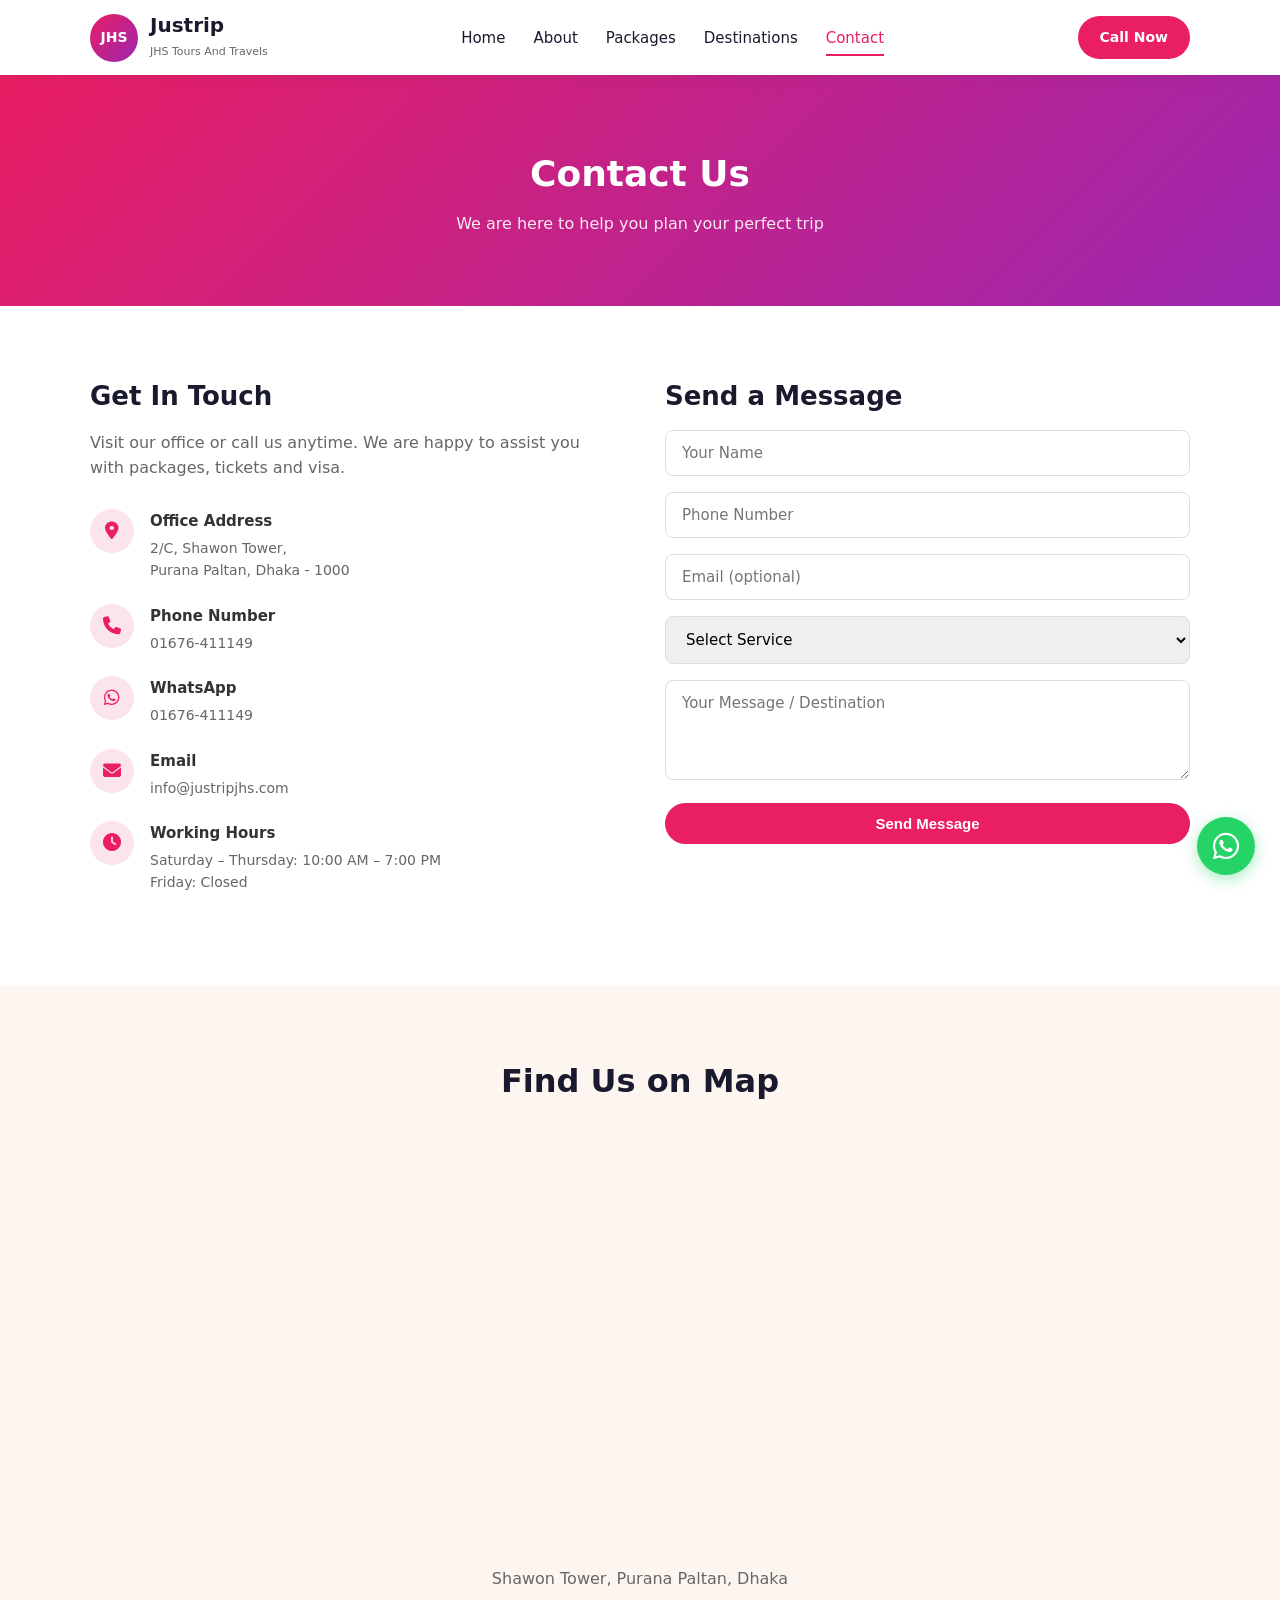
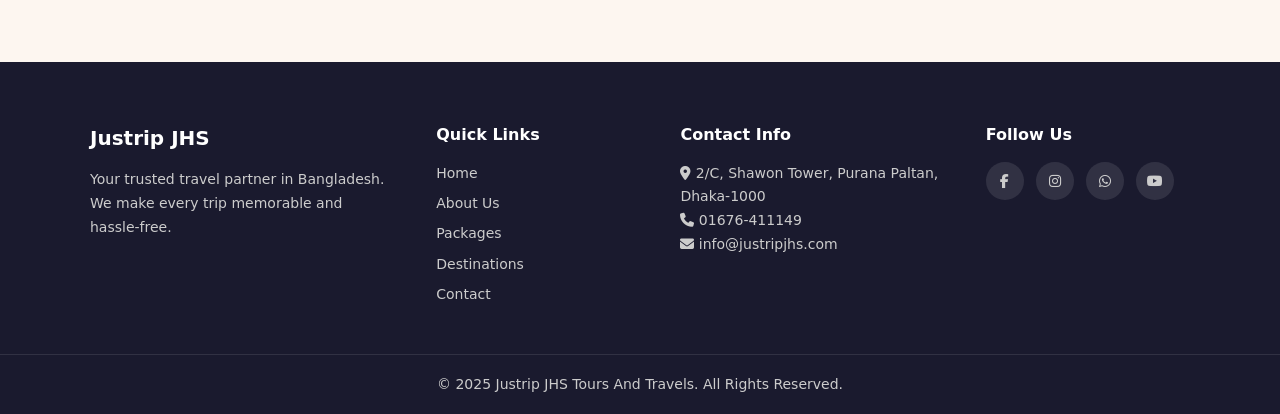
<file: contact.html>
<!DOCTYPE html>
<html lang="bn">
<head>
  <meta charset="UTF-8">
  <meta name="viewport" content="width=device-width, initial-scale=1.0">
  <title>Contact Us | Justrip JHS Tours And Travels</title>
  <link rel="stylesheet" href="style.css">
  <link rel="stylesheet" href="https://cdnjs.cloudflare.com/ajax/libs/font-awesome/6.5.1/css/all.min.css">
</head>
<body>
  <header class="header">
    <div class="container header-inner">
      <a href="index.html" class="logo">
        <div class="logo-icon">JHS</div>
        <div class="logo-text">
          <span class="brand">Justrip</span>
          <small>JHS Tours And Travels</small>
        </div>
      </a>
      <nav class="nav" id="nav">
        <a href="index.html">Home</a>
        <a href="about.html">About</a>
        <a href="packages.html">Packages</a>
        <a href="destinations.html">Destinations</a>
        <a href="contact.html" class="active">Contact</a>
      </nav>
      <a href="tel:01676411149" class="btn btn-pink header-btn">Call Now</a>
      <button class="menu-toggle" id="menuToggle" aria-label="Menu">
        <i class="fas fa-bars"></i>
      </button>
    </div>
  </header>

  <section class="page-hero">
    <div class="container">
      <h1>Contact Us</h1>
      <p>We are here to help you plan your perfect trip</p>
    </div>
  </section>

  <section class="section">
    <div class="container contact-grid">
      <div class="contact-info">
        <h2>Get In Touch</h2>
        <p>Visit our office or call us anytime. We are happy to assist you with packages, tickets and visa.</p>

        <div class="info-item">
          <i class="fas fa-map-marker-alt"></i>
          <div>
            <h4>Office Address</h4>
            <p>2/C, Shawon Tower,<br>Purana Paltan, Dhaka - 1000</p>
          </div>
        </div>

        <div class="info-item">
          <i class="fas fa-phone"></i>
          <div>
            <h4>Phone Number</h4>
            <p><a href="tel:01676411149">01676-411149</a></p>
          </div>
        </div>

        <div class="info-item">
          <i class="fab fa-whatsapp"></i>
          <div>
            <h4>WhatsApp</h4>
            <p><a href="https://wa.me/8801676411149" target="_blank">01676-411149</a></p>
          </div>
        </div>

        <div class="info-item">
          <i class="fas fa-envelope"></i>
          <div>
            <h4>Email</h4>
            <p>info@justripjhs.com</p>
          </div>
        </div>

        <div class="info-item">
          <i class="fas fa-clock"></i>
          <div>
            <h4>Working Hours</h4>
            <p>Saturday – Thursday: 10:00 AM – 7:00 PM<br>Friday: Closed</p>
          </div>
        </div>
      </div>

      <div class="contact-form-wrap">
        <h2>Send a Message</h2>
        <form class="contact-form" onsubmit="event.preventDefault(); alert('Thank you! We will contact you soon. Please also call or WhatsApp us at 01676-411149');">
          <div class="form-group">
            <input type="text" placeholder="Your Name" required>
          </div>
          <div class="form-group">
            <input type="tel" placeholder="Phone Number" required>
          </div>
          <div class="form-group">
            <input type="email" placeholder="Email (optional)">
          </div>
          <div class="form-group">
            <select required>
              <option value="">Select Service</option>
              <option>Tour Package</option>
              <option>Air Ticketing</option>
              <option>Visa Assistance</option>
              <option>Hotel Booking</option>
              <option>Other</option>
            </select>
          </div>
          <div class="form-group">
            <textarea rows="4" placeholder="Your Message / Destination"></textarea>
          </div>
          <button type="submit" class="btn btn-pink" style="width:100%">Send Message</button>
        </form>
      </div>
    </div>
  </section>

  <section class="section bg-light">
    <div class="container">
      <h2 class="section-title">Find Us on Map</h2>
      <div class="map-wrap">
        <iframe 
          src="https://www.google.com/maps/embed?pb=!1m18!1m12!1m3!1d3652.3973899999997!2d90.4125!3d23.7333!2m3!1f0!2f0!3f0!3m2!1i1024!2i768!4f13.1!3m3!1m2!1s0x0%3A0x0!2zMjPCsDQ0JzAwLjAiTiA5MMKwMjQnNDUuMCJF!5e0!3m2!1sen!2sbd!4v1600000000000!5m2!1sen!2sbd" 
          width="100%" 
          height="400" 
          style="border:0; border-radius:12px;" 
          allowfullscreen="" 
          loading="lazy">
        </iframe>
        <p style="text-align:center; margin-top:12px; color:#666;">Shawon Tower, Purana Paltan, Dhaka</p>
      </div>
    </div>
  </section>

  <footer class="footer">
    <div class="container footer-grid">
      <div class="footer-col">
        <h3>Justrip JHS</h3>
        <p>Your trusted travel partner in Bangladesh. We make every trip memorable and hassle-free.</p>
      </div>
      <div class="footer-col">
        <h4>Quick Links</h4>
        <a href="index.html">Home</a>
        <a href="about.html">About Us</a>
        <a href="packages.html">Packages</a>
        <a href="destinations.html">Destinations</a>
        <a href="contact.html">Contact</a>
      </div>
      <div class="footer-col">
        <h4>Contact Info</h4>
        <p><i class="fas fa-map-marker-alt"></i> 2/C, Shawon Tower, Purana Paltan, Dhaka-1000</p>
        <p><i class="fas fa-phone"></i> 01676-411149</p>
        <p><i class="fas fa-envelope"></i> info@justripjhs.com</p>
      </div>
      <div class="footer-col">
        <h4>Follow Us</h4>
        <div class="social">
          <a href="#"><i class="fab fa-facebook-f"></i></a>
          <a href="#"><i class="fab fa-instagram"></i></a>
          <a href="#"><i class="fab fa-whatsapp"></i></a>
          <a href="#"><i class="fab fa-youtube"></i></a>
        </div>
      </div>
    </div>
    <div class="footer-bottom">
      <p>© 2025 Justrip JHS Tours And Travels. All Rights Reserved.</p>
    </div>
  </footer>

  <a href="https://wa.me/8801676411149" class="whatsapp-float" target="_blank"><i class="fab fa-whatsapp"></i></a>
  <script src="script.js"></script>
</body>
</html>
</file>
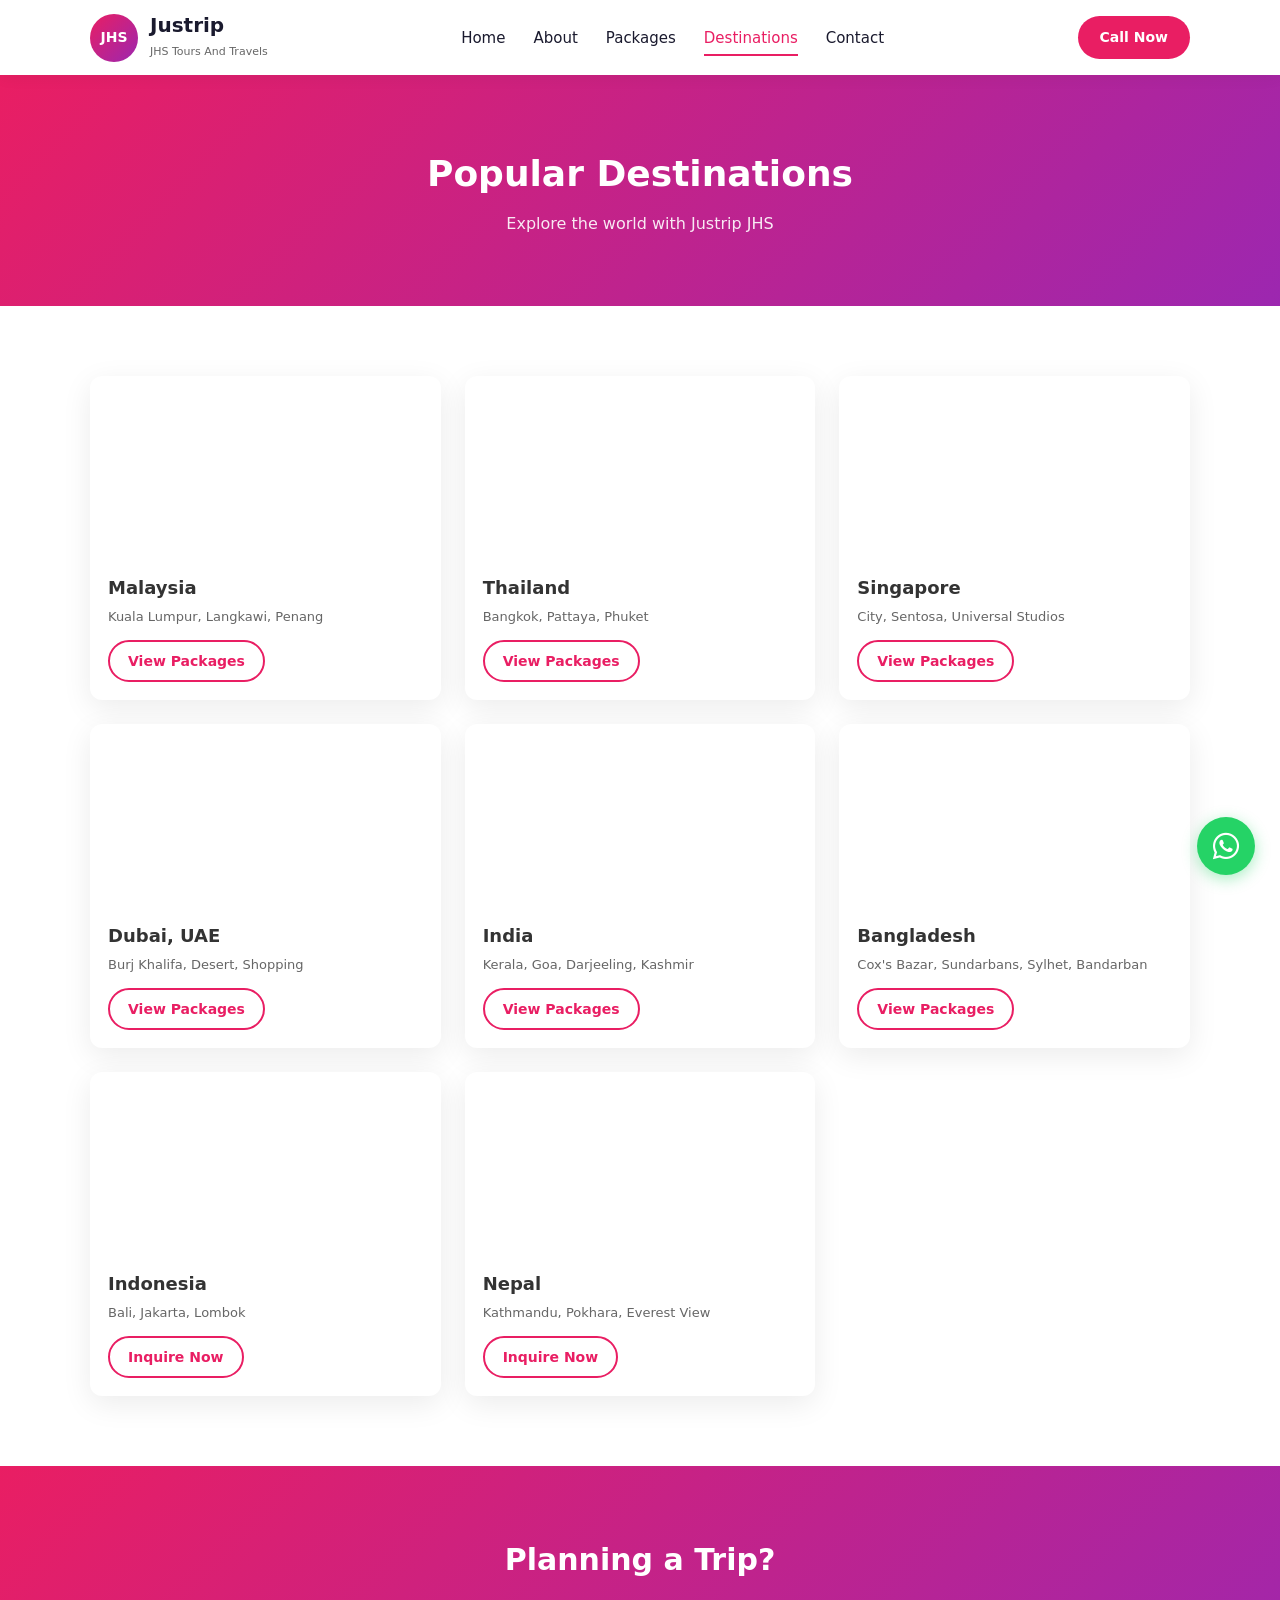
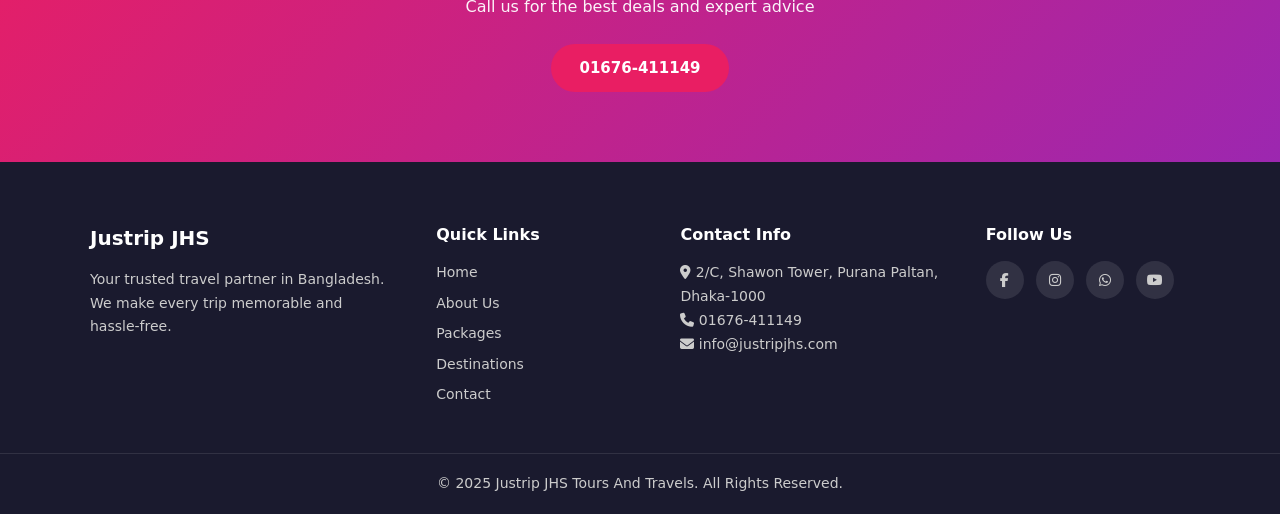
<file: destinations.html>
<!DOCTYPE html>
<html lang="bn">
<head>
  <meta charset="UTF-8">
  <meta name="viewport" content="width=device-width, initial-scale=1.0">
  <title>Destinations | Justrip JHS Tours And Travels</title>
  <link rel="stylesheet" href="style.css">
  <link rel="stylesheet" href="https://cdnjs.cloudflare.com/ajax/libs/font-awesome/6.5.1/css/all.min.css">
</head>
<body>
  <header class="header">
    <div class="container header-inner">
      <a href="index.html" class="logo">
        <div class="logo-icon">JHS</div>
        <div class="logo-text">
          <span class="brand">Justrip</span>
          <small>JHS Tours And Travels</small>
        </div>
      </a>
      <nav class="nav" id="nav">
        <a href="index.html">Home</a>
        <a href="about.html">About</a>
        <a href="packages.html">Packages</a>
        <a href="destinations.html" class="active">Destinations</a>
        <a href="contact.html">Contact</a>
      </nav>
      <a href="tel:01676411149" class="btn btn-pink header-btn">Call Now</a>
      <button class="menu-toggle" id="menuToggle" aria-label="Menu">
        <i class="fas fa-bars"></i>
      </button>
    </div>
  </header>

  <section class="page-hero">
    <div class="container">
      <h1>Popular Destinations</h1>
      <p>Explore the world with Justrip JHS</p>
    </div>
  </section>

  <section class="section">
    <div class="container">
      <div class="dest-grid">
        <div class="dest-card">
          <div class="dest-img" style="background-image:url('https://images.unsplash.com/photo-1596422846543-75c6fc210710?w=700')"></div>
          <div class="dest-info">
            <h3>Malaysia</h3>
            <p>Kuala Lumpur, Langkawi, Penang</p>
            <a href="packages.html" class="btn btn-outline btn-sm">View Packages</a>
          </div>
        </div>
        <div class="dest-card">
          <div class="dest-img" style="background-image:url('https://images.unsplash.com/photo-1552465011-b4e21bf6e79a?w=700')"></div>
          <div class="dest-info">
            <h3>Thailand</h3>
            <p>Bangkok, Pattaya, Phuket</p>
            <a href="packages.html" class="btn btn-outline btn-sm">View Packages</a>
          </div>
        </div>
        <div class="dest-card">
          <div class="dest-img" style="background-image:url('https://images.unsplash.com/photo-1525625293386-3f8f99389edd?w=700')"></div>
          <div class="dest-info">
            <h3>Singapore</h3>
            <p>City, Sentosa, Universal Studios</p>
            <a href="packages.html" class="btn btn-outline btn-sm">View Packages</a>
          </div>
        </div>
        <div class="dest-card">
          <div class="dest-img" style="background-image:url('https://images.unsplash.com/photo-1512453979798-5ea266f8880c?w=700')"></div>
          <div class="dest-info">
            <h3>Dubai, UAE</h3>
            <p>Burj Khalifa, Desert, Shopping</p>
            <a href="packages.html" class="btn btn-outline btn-sm">View Packages</a>
          </div>
        </div>
        <div class="dest-card">
          <div class="dest-img" style="background-image:url('https://images.unsplash.com/photo-1602216056096-3b40cc0c9944?w=700')"></div>
          <div class="dest-info">
            <h3>India</h3>
            <p>Kerala, Goa, Darjeeling, Kashmir</p>
            <a href="packages.html" class="btn btn-outline btn-sm">View Packages</a>
          </div>
        </div>
        <div class="dest-card">
          <div class="dest-img" style="background-image:url('https://images.unsplash.com/photo-1544551763-46a013bb70d5?w=700')"></div>
          <div class="dest-info">
            <h3>Bangladesh</h3>
            <p>Cox's Bazar, Sundarbans, Sylhet, Bandarban</p>
            <a href="packages.html" class="btn btn-outline btn-sm">View Packages</a>
          </div>
        </div>
        <div class="dest-card">
          <div class="dest-img" style="background-image:url('https://images.unsplash.com/photo-1528181304800-259b08848526?w=700')"></div>
          <div class="dest-info">
            <h3>Indonesia</h3>
            <p>Bali, Jakarta, Lombok</p>
            <a href="contact.html" class="btn btn-outline btn-sm">Inquire Now</a>
          </div>
        </div>
        <div class="dest-card">
          <div class="dest-img" style="background-image:url('https://images.unsplash.com/photo-1493976040374-85c8e12f0c0e?w=700')"></div>
          <div class="dest-info">
            <h3>Nepal</h3>
            <p>Kathmandu, Pokhara, Everest View</p>
            <a href="contact.html" class="btn btn-outline btn-sm">Inquire Now</a>
          </div>
        </div>
      </div>
    </div>
  </section>

  <section class="section cta">
    <div class="container">
      <h2>Planning a Trip?</h2>
      <p>Call us for the best deals and expert advice</p>
      <a href="tel:01676411149" class="btn btn-pink">01676-411149</a>
    </div>
  </section>

  <footer class="footer">
    <div class="container footer-grid">
      <div class="footer-col">
        <h3>Justrip JHS</h3>
        <p>Your trusted travel partner in Bangladesh. We make every trip memorable and hassle-free.</p>
      </div>
      <div class="footer-col">
        <h4>Quick Links</h4>
        <a href="index.html">Home</a>
        <a href="about.html">About Us</a>
        <a href="packages.html">Packages</a>
        <a href="destinations.html">Destinations</a>
        <a href="contact.html">Contact</a>
      </div>
      <div class="footer-col">
        <h4>Contact Info</h4>
        <p><i class="fas fa-map-marker-alt"></i> 2/C, Shawon Tower, Purana Paltan, Dhaka-1000</p>
        <p><i class="fas fa-phone"></i> 01676-411149</p>
        <p><i class="fas fa-envelope"></i> info@justripjhs.com</p>
      </div>
      <div class="footer-col">
        <h4>Follow Us</h4>
        <div class="social">
          <a href="#"><i class="fab fa-facebook-f"></i></a>
          <a href="#"><i class="fab fa-instagram"></i></a>
          <a href="#"><i class="fab fa-whatsapp"></i></a>
          <a href="#"><i class="fab fa-youtube"></i></a>
        </div>
      </div>
    </div>
    <div class="footer-bottom">
      <p>© 2025 Justrip JHS Tours And Travels. All Rights Reserved.</p>
    </div>
  </footer>

  <a href="https://wa.me/8801676411149" class="whatsapp-float" target="_blank"><i class="fab fa-whatsapp"></i></a>
  <script src="script.js"></script>
</body>
</html>
</file>
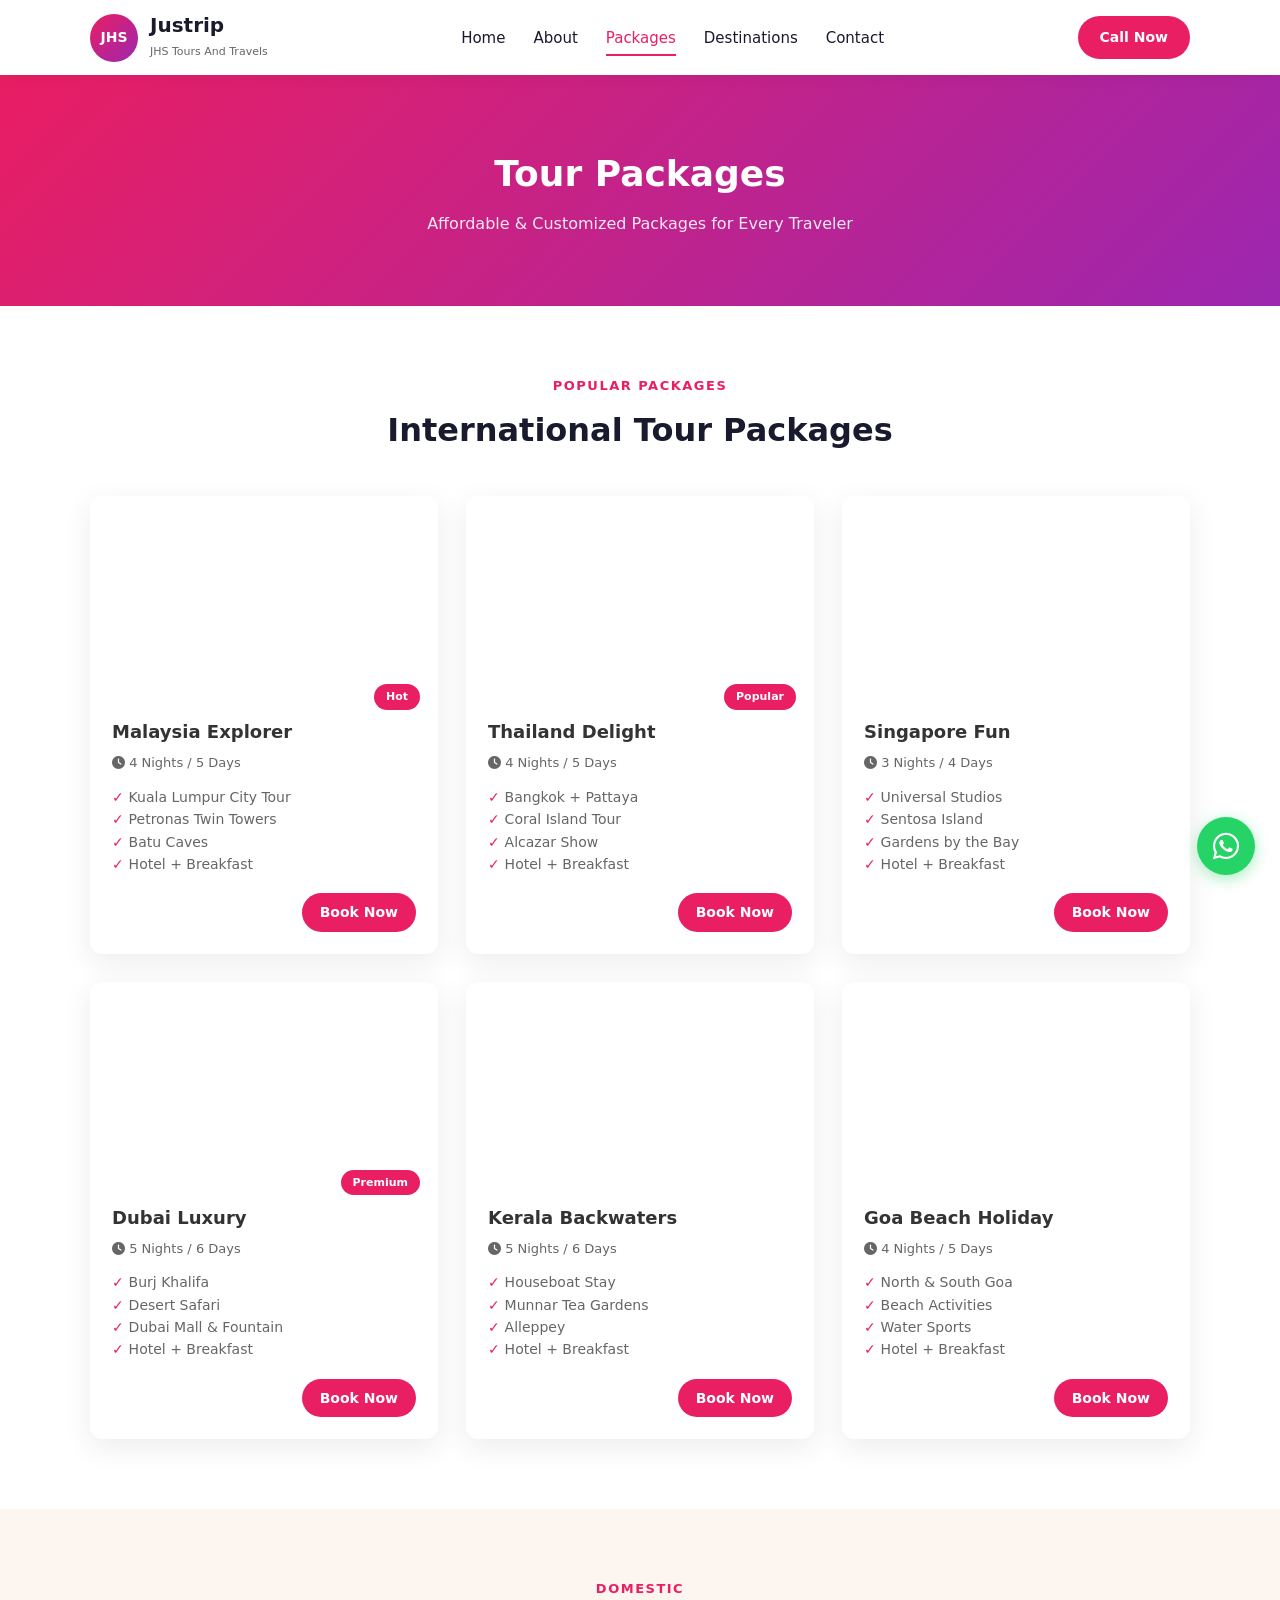
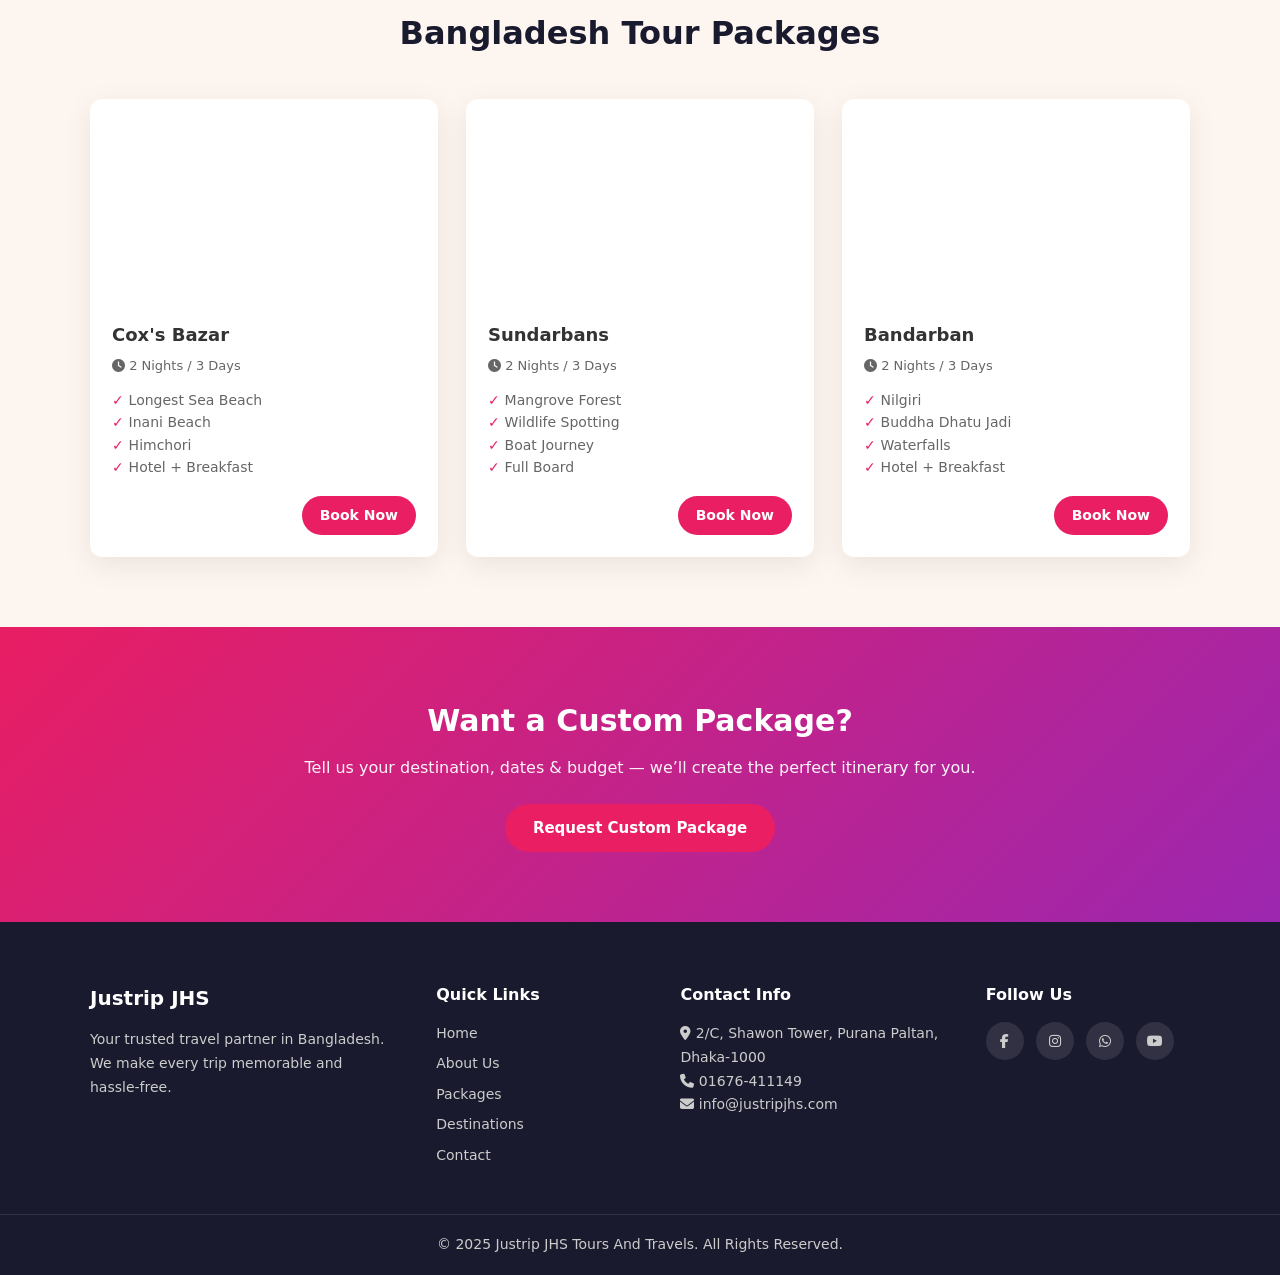
<file: packages.html>
<!DOCTYPE html>
<html lang="bn">
<head>
  <meta charset="UTF-8">
  <meta name="viewport" content="width=device-width, initial-scale=1.0">
  <title>Tour Packages | Justrip JHS Tours And Travels</title>
  <link rel="stylesheet" href="style.css">
  <link rel="stylesheet" href="https://cdnjs.cloudflare.com/ajax/libs/font-awesome/6.5.1/css/all.min.css">
</head>
<body>
  <header class="header">
    <div class="container header-inner">
      <a href="index.html" class="logo">
        <div class="logo-icon">JHS</div>
        <div class="logo-text">
          <span class="brand">Justrip</span>
          <small>JHS Tours And Travels</small>
        </div>
      </a>
      <nav class="nav" id="nav">
        <a href="index.html">Home</a>
        <a href="about.html">About</a>
        <a href="packages.html" class="active">Packages</a>
        <a href="destinations.html">Destinations</a>
        <a href="contact.html">Contact</a>
      </nav>
      <a href="tel:01676411149" class="btn btn-pink header-btn">Call Now</a>
      <button class="menu-toggle" id="menuToggle" aria-label="Menu">
        <i class="fas fa-bars"></i>
      </button>
    </div>
  </header>

  <section class="page-hero">
    <div class="container">
      <h1>Tour Packages</h1>
      <p>Affordable & Customized Packages for Every Traveler</p>
    </div>
  </section>

  <section class="section">
    <div class="container">
      <p class="section-label">POPULAR PACKAGES</p>
      <h2 class="section-title">International Tour Packages</h2>
      <div class="packages-grid">
        <div class="package-card">
          <div class="package-img" style="background-image:url('https://images.unsplash.com/photo-1596422846543-75c6fc210710?w=600')"></div>
          <div class="package-body">
            <span class="badge">Hot</span>
            <h3>Malaysia Explorer</h3>
            <p class="duration"><i class="fas fa-clock"></i> 4 Nights / 5 Days</p>
            <ul>
              <li>Kuala Lumpur City Tour</li>
              <li>Petronas Twin Towers</li>
              <li>Batu Caves</li>
              <li>Hotel + Breakfast</li>
            </ul>
            <div class="package-footer">
              <a href="contact.html" class="btn btn-pink btn-sm">Book Now</a>
            </div>
          </div>
        </div>

        <div class="package-card">
          <div class="package-img" style="background-image:url('https://images.unsplash.com/photo-1552465011-b4e21bf6e79a?w=600')"></div>
          <div class="package-body">
            <span class="badge">Popular</span>
            <h3>Thailand Delight</h3>
            <p class="duration"><i class="fas fa-clock"></i> 4 Nights / 5 Days</p>
            <ul>
              <li>Bangkok + Pattaya</li>
              <li>Coral Island Tour</li>
              <li>Alcazar Show</li>
              <li>Hotel + Breakfast</li>
            </ul>
            <div class="package-footer">
              <a href="contact.html" class="btn btn-pink btn-sm">Book Now</a>
            </div>
          </div>
        </div>

        <div class="package-card">
          <div class="package-img" style="background-image:url('https://images.unsplash.com/photo-1525625293386-3f8f99389edd?w=600')"></div>
          <div class="package-body">
            <h3>Singapore Fun</h3>
            <p class="duration"><i class="fas fa-clock"></i> 3 Nights / 4 Days</p>
            <ul>
              <li>Universal Studios</li>
              <li>Sentosa Island</li>
              <li>Gardens by the Bay</li>
              <li>Hotel + Breakfast</li>
            </ul>
            <div class="package-footer">
              <a href="contact.html" class="btn btn-pink btn-sm">Book Now</a>
            </div>
          </div>
        </div>

        <div class="package-card">
          <div class="package-img" style="background-image:url('https://images.unsplash.com/photo-1512453979798-5ea266f8880c?w=600')"></div>
          <div class="package-body">
            <span class="badge">Premium</span>
            <h3>Dubai Luxury</h3>
            <p class="duration"><i class="fas fa-clock"></i> 5 Nights / 6 Days</p>
            <ul>
              <li>Burj Khalifa</li>
              <li>Desert Safari</li>
              <li>Dubai Mall & Fountain</li>
              <li>Hotel + Breakfast</li>
            </ul>
            <div class="package-footer">
              <a href="contact.html" class="btn btn-pink btn-sm">Book Now</a>
            </div>
          </div>
        </div>

        <div class="package-card">
          <div class="package-img" style="background-image:url('https://images.unsplash.com/photo-1602216056096-3b40cc0c9944?w=600')"></div>
          <div class="package-body">
            <h3>Kerala Backwaters</h3>
            <p class="duration"><i class="fas fa-clock"></i> 5 Nights / 6 Days</p>
            <ul>
              <li>Houseboat Stay</li>
              <li>Munnar Tea Gardens</li>
              <li>Alleppey</li>
              <li>Hotel + Breakfast</li>
            </ul>
            <div class="package-footer">
              <a href="contact.html" class="btn btn-pink btn-sm">Book Now</a>
            </div>
          </div>
        </div>

        <div class="package-card">
          <div class="package-img" style="background-image:url('https://images.unsplash.com/photo-1582510008554-6a3838088c0f?w=600')"></div>
          <div class="package-body">
            <h3>Goa Beach Holiday</h3>
            <p class="duration"><i class="fas fa-clock"></i> 4 Nights / 5 Days</p>
            <ul>
              <li>North & South Goa</li>
              <li>Beach Activities</li>
              <li>Water Sports</li>
              <li>Hotel + Breakfast</li>
            </ul>
            <div class="package-footer">
              <a href="contact.html" class="btn btn-pink btn-sm">Book Now</a>
            </div>
          </div>
        </div>
      </div>
    </div>
  </section>

  <section class="section bg-light">
    <div class="container">
      <p class="section-label">DOMESTIC</p>
      <h2 class="section-title">Bangladesh Tour Packages</h2>
      <div class="packages-grid">
        <div class="package-card">
          <div class="package-img" style="background-image:url('https://images.unsplash.com/photo-1544551763-46a013bb70d5?w=600')"></div>
          <div class="package-body">
            <h3>Cox's Bazar</h3>
            <p class="duration"><i class="fas fa-clock"></i> 2 Nights / 3 Days</p>
            <ul>
              <li>Longest Sea Beach</li>
              <li>Inani Beach</li>
              <li>Himchori</li>
              <li>Hotel + Breakfast</li>
            </ul>
            <div class="package-footer">
              <a href="contact.html" class="btn btn-pink btn-sm">Book Now</a>
            </div>
          </div>
        </div>
        <div class="package-card">
          <div class="package-img" style="background-image:url('https://images.unsplash.com/photo-1506905925346-21bda4d32df4?w=600')"></div>
          <div class="package-body">
            <h3>Sundarbans</h3>
            <p class="duration"><i class="fas fa-clock"></i> 2 Nights / 3 Days</p>
            <ul>
              <li>Mangrove Forest</li>
              <li>Wildlife Spotting</li>
              <li>Boat Journey</li>
              <li>Full Board</li>
            </ul>
            <div class="package-footer">
              <a href="contact.html" class="btn btn-pink btn-sm">Book Now</a>
            </div>
          </div>
        </div>
        <div class="package-card">
          <div class="package-img" style="background-image:url('https://images.unsplash.com/photo-1464822759023-fed622ff2c3b?w=600')"></div>
          <div class="package-body">
            <h3>Bandarban</h3>
            <p class="duration"><i class="fas fa-clock"></i> 2 Nights / 3 Days</p>
            <ul>
              <li>Nilgiri</li>
              <li>Buddha Dhatu Jadi</li>
              <li>Waterfalls</li>
              <li>Hotel + Breakfast</li>
            </ul>
            <div class="package-footer">
              <a href="contact.html" class="btn btn-pink btn-sm">Book Now</a>
            </div>
          </div>
        </div>
      </div>
    </div>
  </section>

  <section class="section cta">
    <div class="container">
      <h2>Want a Custom Package?</h2>
      <p>Tell us your destination, dates & budget — we’ll create the perfect itinerary for you.</p>
      <a href="contact.html" class="btn btn-pink">Request Custom Package</a>
    </div>
  </section>

  <footer class="footer">
    <div class="container footer-grid">
      <div class="footer-col">
        <h3>Justrip JHS</h3>
        <p>Your trusted travel partner in Bangladesh. We make every trip memorable and hassle-free.</p>
      </div>
      <div class="footer-col">
        <h4>Quick Links</h4>
        <a href="index.html">Home</a>
        <a href="about.html">About Us</a>
        <a href="packages.html">Packages</a>
        <a href="destinations.html">Destinations</a>
        <a href="contact.html">Contact</a>
      </div>
      <div class="footer-col">
        <h4>Contact Info</h4>
        <p><i class="fas fa-map-marker-alt"></i> 2/C, Shawon Tower, Purana Paltan, Dhaka-1000</p>
        <p><i class="fas fa-phone"></i> 01676-411149</p>
        <p><i class="fas fa-envelope"></i> info@justripjhs.com</p>
      </div>
      <div class="footer-col">
        <h4>Follow Us</h4>
        <div class="social">
          <a href="#"><i class="fab fa-facebook-f"></i></a>
          <a href="#"><i class="fab fa-instagram"></i></a>
          <a href="#"><i class="fab fa-whatsapp"></i></a>
          <a href="#"><i class="fab fa-youtube"></i></a>
        </div>
      </div>
    </div>
    <div class="footer-bottom">
      <p>© 2025 Justrip JHS Tours And Travels. All Rights Reserved.</p>
    </div>
  </footer>

  <a href="https://wa.me/8801676411149" class="whatsapp-float" target="_blank"><i class="fab fa-whatsapp"></i></a>
  <script src="script.js"></script>
</body>
</html>
</file>
<file: style.css>
/* ===== Reset & Base ===== */
* {
  margin: 0;
  padding: 0;
  box-sizing: border-box;
}

:root {
  --pink: #e91e63;
  --pink-dark: #c2185b;
  --dark: #1a1a2e;
  --text: #333;
  --muted: #666;
  --light: #fdf6f0;
  --white: #ffffff;
  --radius: 12px;
  --shadow: 0 8px 30px rgba(0,0,0,0.08);
}

body {
  font-family: 'Segoe UI', system-ui, -apple-system, sans-serif;
  color: var(--text);
  line-height: 1.6;
  background: #fff;
}

a {
  text-decoration: none;
  color: inherit;
}

img {
  max-width: 100%;
  display: block;
}

.container {
  max-width: 1140px;
  margin: 0 auto;
  padding: 0 20px;
}

/* ===== Buttons ===== */
.btn {
  display: inline-block;
  padding: 12px 28px;
  border-radius: 50px;
  font-weight: 600;
  font-size: 15px;
  transition: all 0.3s;
  border: none;
  cursor: pointer;
  text-align: center;
}

.btn-pink {
  background: var(--pink);
  color: #fff;
}

.btn-pink:hover {
  background: var(--pink-dark);
  transform: translateY(-2px);
}

.btn-outline {
  border: 2px solid var(--pink);
  color: var(--pink);
  background: transparent;
}

.btn-outline:hover {
  background: var(--pink);
  color: #fff;
}

.btn-white {
  background: #fff;
  color: var(--pink);
}

.btn-white:hover {
  background: #f5f5f5;
}

.btn-sm {
  padding: 8px 18px;
  font-size: 14px;
}

/* ===== Header ===== */
.header {
  position: sticky;
  top: 0;
  background: #fff;
  box-shadow: 0 2px 15px rgba(0,0,0,0.06);
  z-index: 1000;
}

.header-inner {
  display: flex;
  align-items: center;
  justify-content: space-between;
  height: 75px;
}

.logo {
  display: flex;
  align-items: center;
  gap: 12px;
}

.logo-icon {
  width: 48px;
  height: 48px;
  background: linear-gradient(135deg, #e91e63, #9c27b0);
  color: #fff;
  border-radius: 50%;
  display: flex;
  align-items: center;
  justify-content: center;
  font-weight: 800;
  font-size: 14px;
}

.logo-text .brand {
  display: block;
  font-size: 20px;
  font-weight: 700;
  color: var(--dark);
  line-height: 1.2;
}

.logo-text small {
  font-size: 11px;
  color: var(--muted);
}

.nav {
  display: flex;
  gap: 28px;
}

.nav a {
  font-weight: 500;
  font-size: 15px;
  color: var(--dark);
  position: relative;
}

.nav a:hover,
.nav a.active {
  color: var(--pink);
}

.nav a.active::after {
  content: '';
  position: absolute;
  bottom: -6px;
  left: 0;
  width: 100%;
  height: 2px;
  background: var(--pink);
}

.header-btn {
  padding: 10px 22px;
  font-size: 14px;
}

.menu-toggle {
  display: none;
  background: none;
  border: none;
  font-size: 22px;
  color: var(--dark);
  cursor: pointer;
}

/* ===== Hero ===== */
.hero {
  position: relative;
  height: 520px;
  overflow: hidden;
}

.hero-slider {
  height: 100%;
}

.hero-slide {
  position: absolute;
  inset: 0;
  background-size: cover;
  background-position: center;
  display: flex;
  align-items: center;
  opacity: 0;
  transition: opacity 0.8s ease;
}

.hero-slide.active {
  opacity: 1;
  z-index: 1;
}

.hero-slide .container {
  color: #fff;
  max-width: 700px;
}

.hero-slide h1 {
  font-size: 42px;
  font-weight: 800;
  margin-bottom: 12px;
  text-shadow: 0 2px 10px rgba(0,0,0,0.3);
}

.hero-slide p {
  font-size: 18px;
  margin-bottom: 24px;
  opacity: 0.95;
}

.hero-dots {
  position: absolute;
  bottom: 25px;
  left: 50%;
  transform: translateX(-50%);
  display: flex;
  gap: 10px;
  z-index: 5;
}

.dot {
  width: 12px;
  height: 12px;
  border-radius: 50%;
  background: rgba(255,255,255,0.5);
  cursor: pointer;
  transition: 0.3s;
}

.dot.active {
  background: var(--pink);
  transform: scale(1.2);
}

/* ===== Page Hero ===== */
.page-hero {
  background: linear-gradient(135deg, #e91e63, #9c27b0);
  color: #fff;
  padding: 70px 0;
  text-align: center;
}

.page-hero h1 {
  font-size: 36px;
  margin-bottom: 8px;
}

.page-hero p {
  opacity: 0.9;
}

/* ===== Sections ===== */
.section {
  padding: 70px 0;
}

.bg-light {
  background: var(--light);
}

.section-label {
  color: var(--pink);
  font-weight: 600;
  font-size: 13px;
  letter-spacing: 1.5px;
  text-transform: uppercase;
  margin-bottom: 8px;
  text-align: center;
}

.section-title {
  font-size: 32px;
  font-weight: 700;
  color: var(--dark);
  text-align: center;
  margin-bottom: 40px;
}

.section-title.white {
  color: #fff;
}

/* ===== Jobs / Categories Grid ===== */
.jobs-grid {
  display: grid;
  grid-template-columns: repeat(auto-fit, minmax(180px, 1fr));
  gap: 20px;
}

.job-card {
  background: #fff;
  border-radius: var(--radius);
  padding: 24px 18px;
  box-shadow: var(--shadow);
  text-align: center;
  transition: transform 0.3s;
}

.job-card:hover {
  transform: translateY(-6px);
}

.job-card .flag {
  font-size: 32px;
  margin-bottom: 10px;
}

.job-card h3 {
  font-size: 17px;
  margin-bottom: 12px;
  color: var(--dark);
}

.job-card ul {
  list-style: none;
  font-size: 13px;
  color: var(--muted);
}

.job-card li {
  margin-bottom: 4px;
}

/* ===== Services ===== */
.services-grid {
  display: grid;
  grid-template-columns: repeat(auto-fit, minmax(280px, 1fr));
  gap: 24px;
}

.service-card {
  background: #fff;
  padding: 30px 24px;
  border-radius: var(--radius);
  box-shadow: var(--shadow);
  text-align: center;
  transition: 0.3s;
}

.service-card:hover {
  transform: translateY(-5px);
}

.service-card i {
  font-size: 36px;
  color: var(--pink);
  margin-bottom: 16px;
}

.service-card h3 {
  font-size: 18px;
  margin-bottom: 10px;
}

.service-card p {
  font-size: 14px;
  color: var(--muted);
}

/* ===== About ===== */
.about-grid {
  display: grid;
  grid-template-columns: 1fr 1fr;
  gap: 50px;
  align-items: center;
}

.about-image img {
  border-radius: var(--radius);
  box-shadow: var(--shadow);
  width: 100%;
  height: 380px;
  object-fit: cover;
}

.about-content .section-label {
  text-align: left;
}

.about-content h2 {
  font-size: 28px;
  margin-bottom: 16px;
  color: var(--dark);
}

.about-content p {
  margin-bottom: 14px;
  color: var(--muted);
}

/* ===== Stats ===== */
.stats {
  background: linear-gradient(135deg, #e91e63, #9c27b0);
  color: #fff;
}

.stats-grid {
  display: grid;
  grid-template-columns: repeat(4, 1fr);
  gap: 30px;
  text-align: center;
}

.stat-item h3 {
  font-size: 40px;
  font-weight: 800;
  margin-bottom: 6px;
}

.stat-item p {
  opacity: 0.9;
  font-size: 15px;
}

/* ===== Testimonials ===== */
.testimonial-grid {
  display: grid;
  grid-template-columns: repeat(auto-fit, minmax(280px, 1fr));
  gap: 24px;
}

.testimonial-card {
  background: #fff;
  padding: 28px;
  border-radius: var(--radius);
  box-shadow: var(--shadow);
}

.testimonial-card .stars {
  color: #ffc107;
  margin-bottom: 12px;
  letter-spacing: 2px;
}

.testimonial-card p {
  font-size: 15px;
  color: var(--muted);
  margin-bottom: 16px;
  font-style: italic;
}

.testimonial-card h4 {
  font-size: 16px;
  color: var(--dark);
}

.testimonial-card span {
  font-size: 13px;
  color: var(--pink);
}

/* ===== Packages ===== */
.packages-grid {
  display: grid;
  grid-template-columns: repeat(auto-fit, minmax(300px, 1fr));
  gap: 28px;
}

.package-card {
  background: #fff;
  border-radius: var(--radius);
  overflow: hidden;
  box-shadow: var(--shadow);
  transition: 0.3s;
}

.package-card:hover {
  transform: translateY(-6px);
}

.package-img {
  height: 200px;
  background-size: cover;
  background-position: center;
}

.package-body {
  padding: 22px;
  position: relative;
}

.package-body .badge {
  position: absolute;
  top: -12px;
  right: 18px;
  background: var(--pink);
  color: #fff;
  font-size: 11px;
  padding: 4px 12px;
  border-radius: 20px;
  font-weight: 600;
}

.package-body h3 {
  font-size: 18px;
  margin-bottom: 6px;
}

.package-body .duration {
  font-size: 13px;
  color: var(--muted);
  margin-bottom: 12px;
}

.package-body ul {
  list-style: none;
  font-size: 14px;
  color: var(--muted);
  margin-bottom: 18px;
}

.package-body li::before {
  content: "✓ ";
  color: var(--pink);
  font-weight: bold;
}

.package-footer {
  display: flex;
  justify-content: flex-end;
}

/* ===== Destinations ===== */
.dest-grid {
  display: grid;
  grid-template-columns: repeat(auto-fit, minmax(260px, 1fr));
  gap: 24px;
}

.dest-card {
  border-radius: var(--radius);
  overflow: hidden;
  box-shadow: var(--shadow);
  background: #fff;
  transition: 0.3s;
}

.dest-card:hover {
  transform: translateY(-5px);
}

.dest-img {
  height: 180px;
  background-size: cover;
  background-position: center;
}

.dest-info {
  padding: 18px;
}

.dest-info h3 {
  font-size: 18px;
  margin-bottom: 4px;
}

.dest-info p {
  font-size: 13px;
  color: var(--muted);
  margin-bottom: 12px;
}

/* ===== Mission ===== */
.mission-grid {
  display: grid;
  grid-template-columns: 1fr 1fr;
  gap: 30px;
}

.mission-card {
  background: #fff;
  padding: 30px;
  border-radius: var(--radius);
  box-shadow: var(--shadow);
}

.mission-card h3 {
  font-size: 20px;
  margin-bottom: 12px;
  color: var(--pink);
}

.mission-card h3 i {
  margin-right: 8px;
}

/* ===== Contact ===== */
.contact-grid {
  display: grid;
  grid-template-columns: 1fr 1fr;
  gap: 50px;
}

.contact-info h2,
.contact-form-wrap h2 {
  font-size: 26px;
  margin-bottom: 12px;
  color: var(--dark);
}

.contact-info > p {
  color: var(--muted);
  margin-bottom: 28px;
}

.info-item {
  display: flex;
  gap: 16px;
  margin-bottom: 22px;
}

.info-item i {
  width: 44px;
  height: 44px;
  background: #fce4ec;
  color: var(--pink);
  border-radius: 50%;
  display: flex;
  align-items: center;
  justify-content: center;
  font-size: 18px;
  flex-shrink: 0;
}

.info-item h4 {
  font-size: 15px;
  margin-bottom: 4px;
}

.info-item p,
.info-item a {
  font-size: 14px;
  color: var(--muted);
}

.info-item a:hover {
  color: var(--pink);
}

.contact-form .form-group {
  margin-bottom: 16px;
}

.contact-form input,
.contact-form select,
.contact-form textarea {
  width: 100%;
  padding: 13px 16px;
  border: 1px solid #ddd;
  border-radius: 8px;
  font-size: 15px;
  font-family: inherit;
  transition: 0.3s;
}

.contact-form input:focus,
.contact-form select:focus,
.contact-form textarea:focus {
  outline: none;
  border-color: var(--pink);
}

/* ===== CTA ===== */
.cta {
  background: linear-gradient(135deg, #e91e63, #9c27b0);
  color: #fff;
  text-align: center;
}

.cta h2 {
  font-size: 30px;
  margin-bottom: 10px;
}

.cta p {
  margin-bottom: 24px;
  opacity: 0.95;
}

.cta-buttons {
  display: flex;
  gap: 16px;
  justify-content: center;
  flex-wrap: wrap;
}

/* ===== Footer ===== */
.footer {
  background: var(--dark);
  color: #ccc;
  padding-top: 60px;
}

.footer-grid {
  display: grid;
  grid-template-columns: 1.5fr 1fr 1.3fr 1fr;
  gap: 40px;
  padding-bottom: 40px;
}

.footer h3 {
  color: #fff;
  font-size: 20px;
  margin-bottom: 14px;
}

.footer h4 {
  color: #fff;
  font-size: 16px;
  margin-bottom: 14px;
}

.footer p {
  font-size: 14px;
  line-height: 1.7;
}

.footer-col a {
  display: block;
  font-size: 14px;
  margin-bottom: 8px;
  transition: 0.2s;
}

.footer-col a:hover {
  color: var(--pink);
}

.footer .social {
  display: flex;
  gap: 12px;
}

.footer .social a {
  width: 38px;
  height: 38px;
  background: rgba(255,255,255,0.1);
  border-radius: 50%;
  display: flex;
  align-items: center;
  justify-content: center;
  transition: 0.3s;
}

.footer .social a:hover {
  background: var(--pink);
  color: #fff;
}

.footer-bottom {
  border-top: 1px solid rgba(255,255,255,0.1);
  padding: 18px 0;
  text-align: center;
  font-size: 13px;
}

/* ===== WhatsApp Float ===== */
.whatsapp-float {
  position: fixed;
  bottom: 25px;
  right: 25px;
  width: 58px;
  height: 58px;
  background: #25d366;
  color: #fff;
  border-radius: 50%;
  display: flex;
  align-items: center;
  justify-content: center;
  font-size: 30px;
  box-shadow: 0 4px 15px rgba(37, 211, 102, 0.4);
  z-index: 999;
  transition: 0.3s;
}

.whatsapp-float:hover {
  transform: scale(1.1);
}

/* ===== Responsive ===== */
@media (max-width: 900px) {
  .nav {
    display: none;
    position: absolute;
    top: 75px;
    left: 0;
    right: 0;
    background: #fff;
    flex-direction: column;
    padding: 20px;
    box-shadow: 0 10px 20px rgba(0,0,0,0.1);
    gap: 16px;
  }

  .nav.open {
    display: flex;
  }

  .menu-toggle {
    display: block;
  }

  .header-btn {
    display: none;
  }

  .hero-slide h1 {
    font-size: 28px;
  }

  .about-grid,
  .contact-grid,
  .mission-grid {
    grid-template-columns: 1fr;
  }

  .stats-grid {
    grid-template-columns: repeat(2, 1fr);
  }

  .footer-grid {
    grid-template-columns: 1fr 1fr;
  }
}

@media (max-width: 600px) {
  .hero {
    height: 420px;
  }

  .section-title {
    font-size: 26px;
  }

  .stats-grid {
    grid-template-columns: 1fr 1fr;
  }

  .footer-grid {
    grid-template-columns: 1fr;
  }
}
</file>
